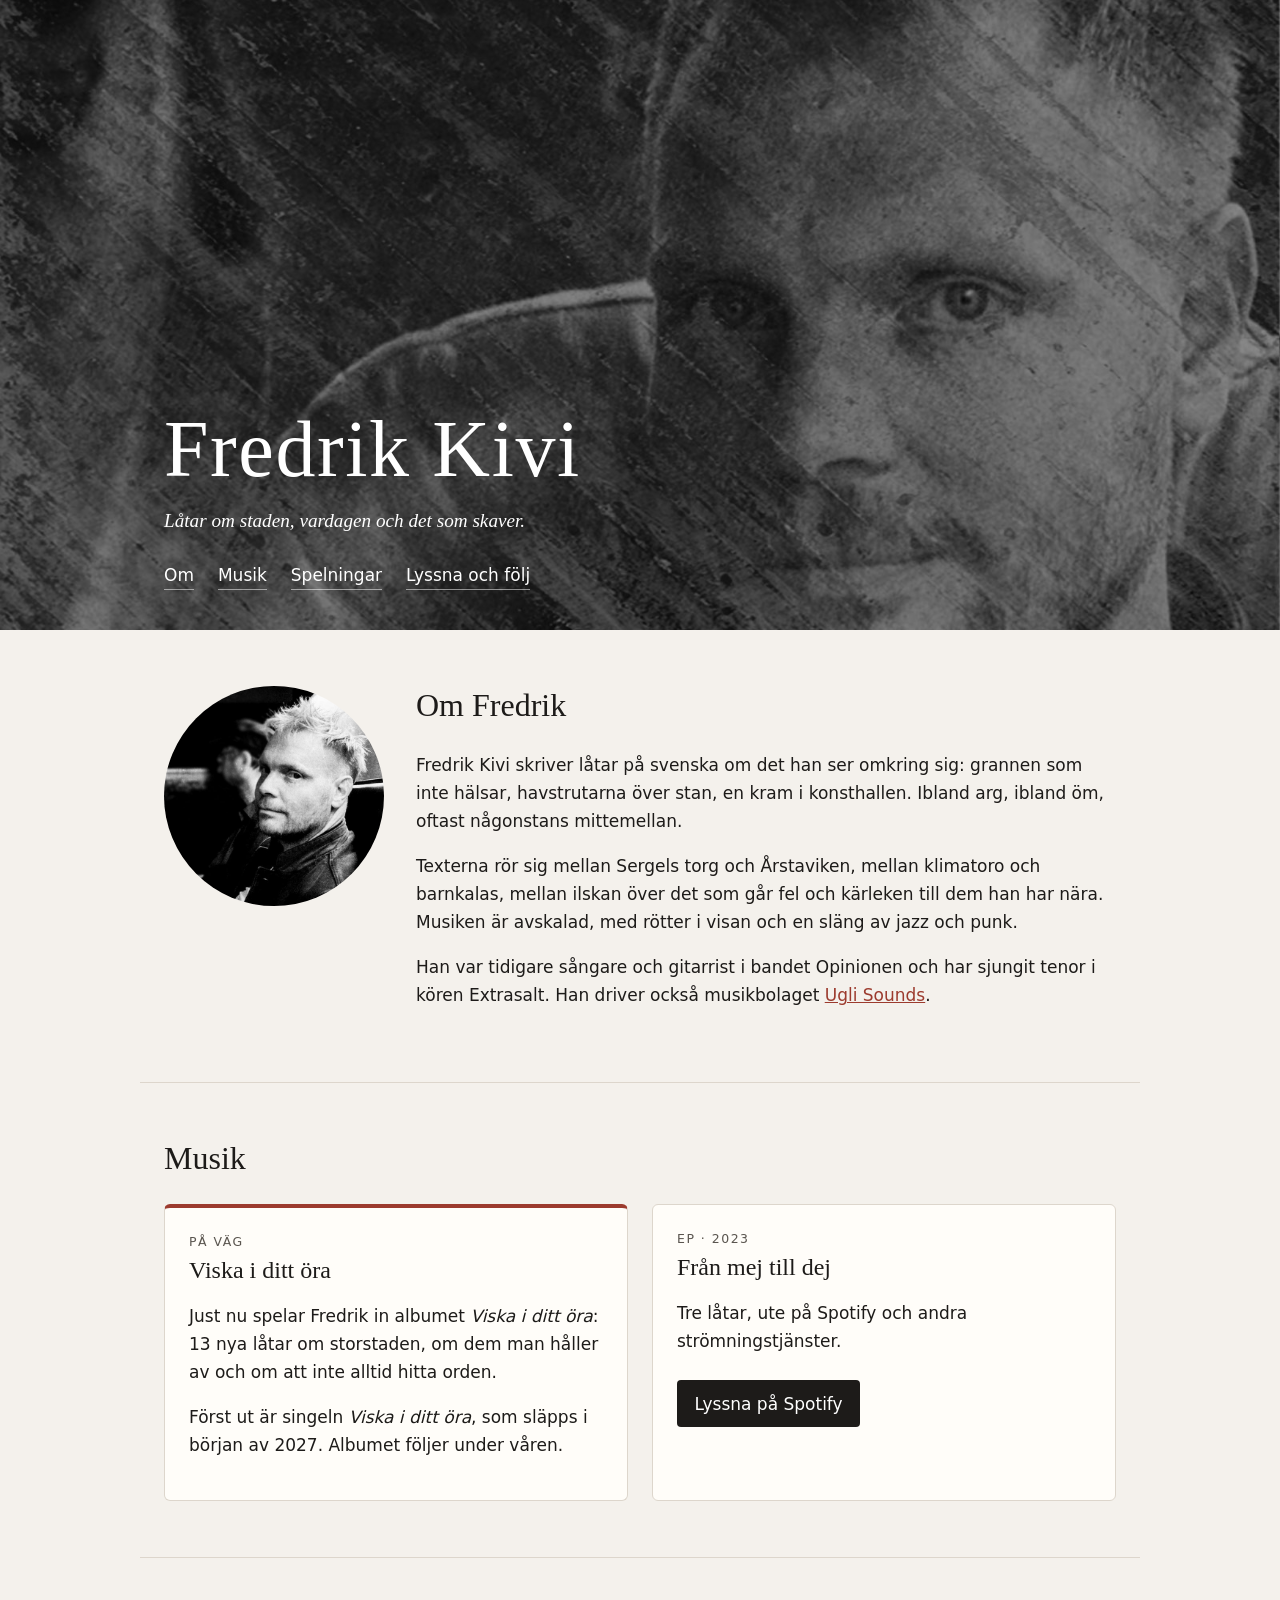
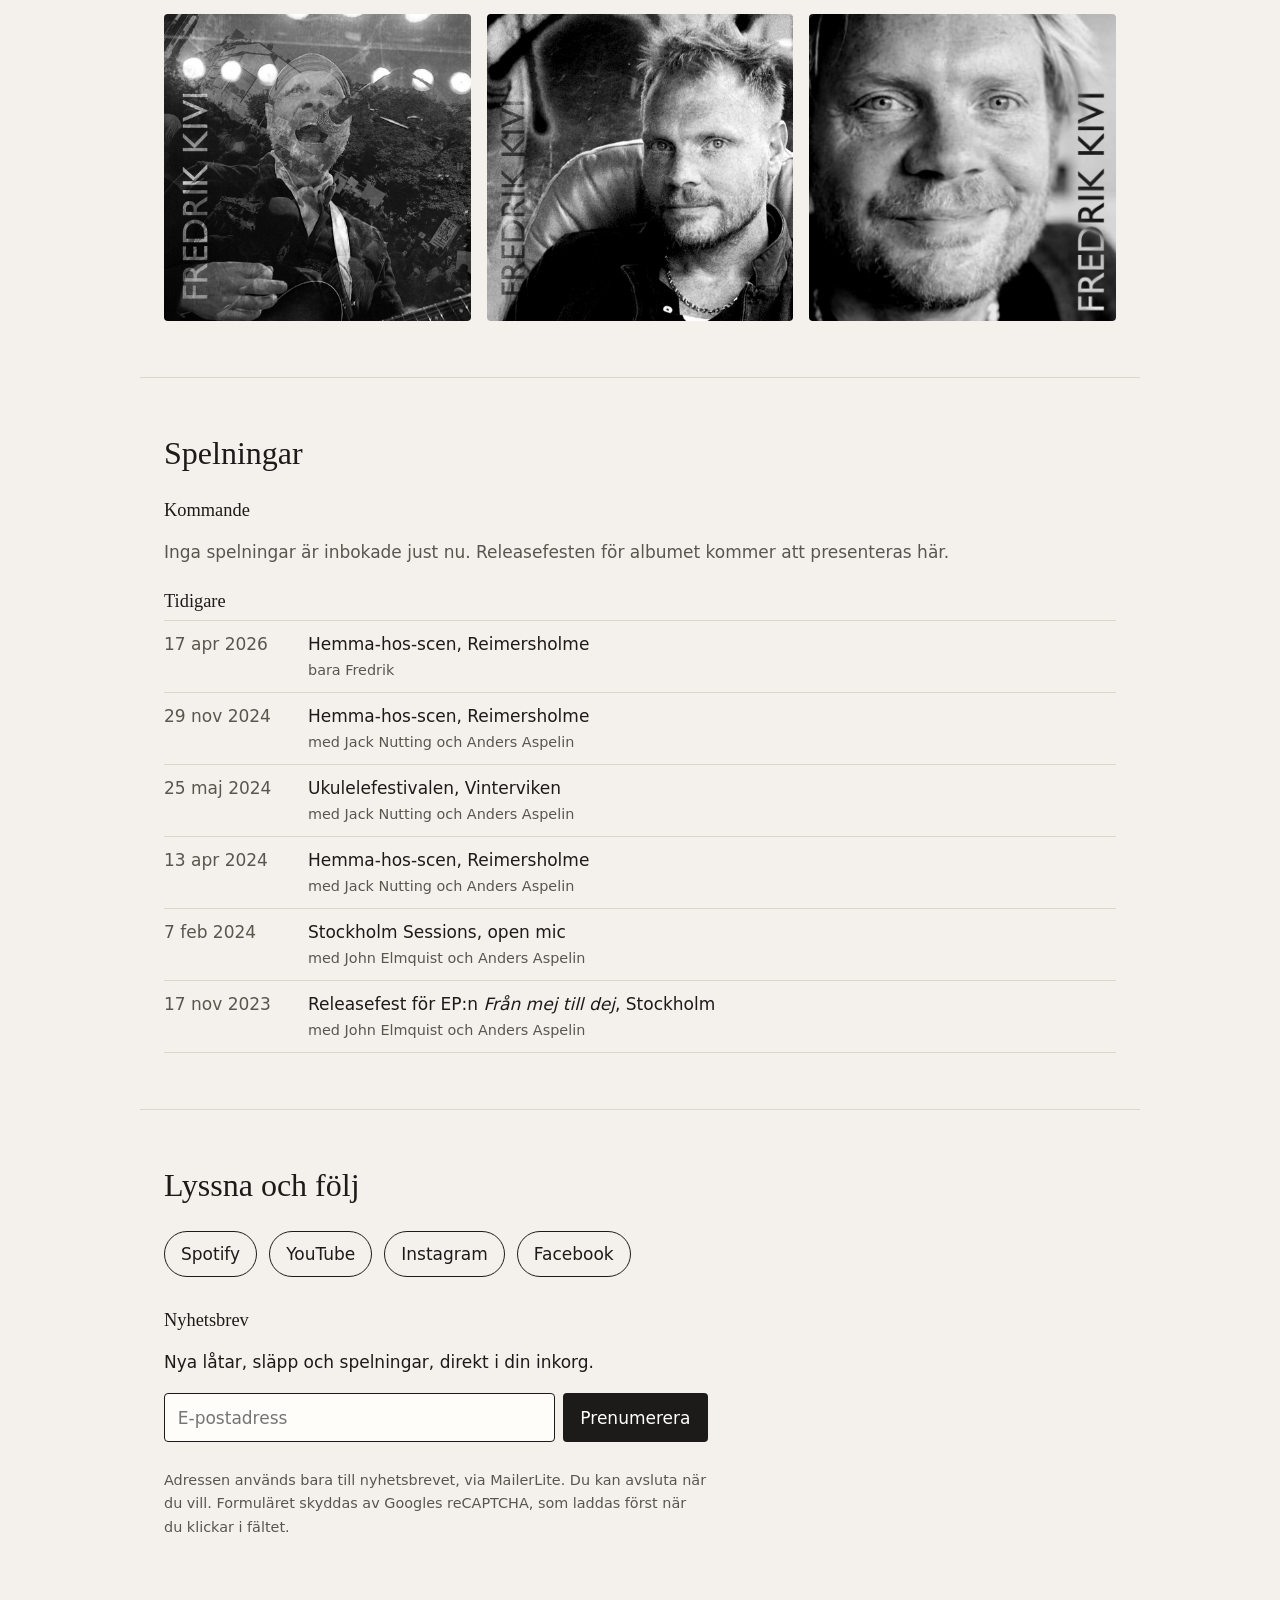
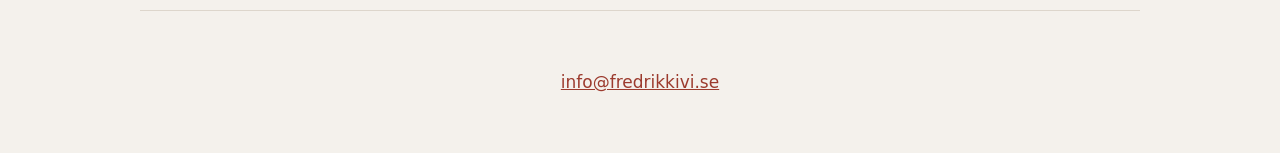
<file: index.html>
<!DOCTYPE html>
<html lang="sv">
<head>
  <meta charset="utf-8">
  <meta name="viewport" content="width=device-width, initial-scale=1">
  <title>Fredrik Kivi – sångare och låtskrivare</title>
  <meta name="description" content="Fredrik Kivi skriver låtar på svenska om staden, vardagen och det som skaver. Avskalad musik med rötter i visan och en släng av jazz och punk.">
  <meta property="og:title" content="Fredrik Kivi">
  <meta property="og:description" content="Låtar om staden, vardagen och det som skaver.">
  <meta property="og:image" content="https://www.fredrikkivi.se/img/portratt.jpg">
  <meta property="og:url" content="https://www.fredrikkivi.se/">
  <link rel="icon" href="favicon.ico">
  <link rel="apple-touch-icon" href="apple-icon.png">
  <link rel="stylesheet" href="style.css">
</head>
<body>
  <a class="skip" href="#om">Hoppa till innehållet</a>

  <header class="hero">
    <img class="hero__bg" src="img/hero.jpg" alt="" aria-hidden="true">
    <div class="hero__inner">
      <h1>Fredrik Kivi</h1>
      <p class="hero__tag">Låtar om staden, vardagen och det som skaver.</p>
      <nav aria-label="Huvudmeny">
        <a href="#om">Om</a>
        <a href="#musik">Musik</a>
        <a href="#spelningar">Spelningar</a>
        <a href="#folj">Lyssna och följ</a>
      </nav>
    </div>
  </header>

  <main>
    <section id="om" class="section about">
      <img class="about__img" src="img/portratt.jpg" alt="Svartvitt porträtt av Fredrik Kivi som tittar in i kameran" width="600" height="600" loading="lazy">
      <div>
        <h2>Om Fredrik</h2>
        <p>Fredrik Kivi skriver låtar på svenska om det han ser omkring sig: grannen som inte hälsar, havstrutarna över stan, en kram i konsthallen. Ibland arg, ibland öm, oftast någonstans mittemellan.</p>
        <p>Texterna rör sig mellan Sergels torg och Årstaviken, mellan klimatoro och barnkalas, mellan ilskan över det som går fel och kärleken till dem han har nära. Musiken är avskalad, med rötter i visan och en släng av jazz och punk.</p>
        <p>Han var tidigare sångare och gitarrist i bandet Opinionen och har sjungit tenor i kören Extrasalt. Han driver också musikbolaget <a href="https://www.uglisounds.se">Ugli Sounds</a>.</p>
      </div>
    </section>

    <section id="musik" class="section">
      <h2>Musik</h2>
      <div class="cards">
        <article class="card card--new">
          <p class="card__label">På väg</p>
          <h3>Viska i ditt öra</h3>
          <p>Just nu spelar Fredrik in albumet <em>Viska i ditt öra</em>: 13 nya låtar om storstaden, om dem man håller av och om att inte alltid hitta orden.</p>
          <p>Först ut är singeln <em>Viska i ditt öra</em>, som släpps i början av 2027. Albumet följer under våren.</p>
        </article>
        <article class="card">
          <p class="card__label">EP · 2023</p>
          <h3>Från mej till dej</h3>
          <p>Tre låtar, ute på Spotify och andra strömningstjänster.</p>
          <a class="button" href="https://open.spotify.com/artist/47bF5fHjrUDraprQSV0ZqG" rel="noopener">Lyssna på Spotify</a>
        </article>
      </div>
    </section>

    <section class="section gallery" aria-label="Bilder">
      <img src="img/live.jpg" alt="Fredrik Kivi sjunger och spelar gitarr på scen under strålkastare" loading="lazy">
      <img src="img/studio.jpg" alt="Fredrik Kivi sitter i en läderfåtölj och ler" loading="lazy">
      <img src="img/narbild.jpg" alt="Närbild av Fredrik Kivi som ler" loading="lazy">
    </section>

    <section id="spelningar" class="section">
      <h2>Spelningar</h2>
      <h3 class="gigs__heading">Kommande</h3>
      <p class="muted">Inga spelningar är inbokade just nu. Releasefesten för albumet kommer att presenteras här.</p>
      <h3 class="gigs__heading">Tidigare</h3>
      <ul class="gigs">
        <li><time datetime="2026-04-17">17 apr 2026</time><span>Hemma-hos-scen, Reimersholme <small>bara Fredrik</small></span></li>
        <li><time datetime="2024-11-29">29 nov 2024</time><span>Hemma-hos-scen, Reimersholme <small>med Jack Nutting och Anders Aspelin</small></span></li>
        <li><time datetime="2024-05-25">25 maj 2024</time><span>Ukulelefestivalen, Vinterviken <small>med Jack Nutting och Anders Aspelin</small></span></li>
        <li><time datetime="2024-04-13">13 apr 2024</time><span>Hemma-hos-scen, Reimersholme <small>med Jack Nutting och Anders Aspelin</small></span></li>
        <li><time datetime="2024-02-07">7 feb 2024</time><span>Stockholm Sessions, open mic <small>med John Elmquist och Anders Aspelin</small></span></li>
        <li><time datetime="2023-11-17">17 nov 2023</time><span>Releasefest för EP:n <em>Från mej till dej</em>, Stockholm <small>med John Elmquist och Anders Aspelin</small></span></li>
      </ul>
    </section>

    <section id="folj" class="section">
      <h2>Lyssna och följ</h2>
      <ul class="links">
        <li><a href="https://open.spotify.com/artist/47bF5fHjrUDraprQSV0ZqG" rel="noopener">Spotify</a></li>
        <li><a href="https://www.youtube.com/@fredrikkivi" rel="noopener">YouTube</a></li>
        <li><a href="https://www.instagram.com/fredrikkiviofficiell/" rel="noopener">Instagram</a></li>
        <li><a href="https://www.facebook.com/fredrikkiviofficiell" rel="noopener">Facebook</a></li>
      </ul>

      <div id="mlb2-48578780" class="newsletter ml-subscribe-form ml-subscribe-form-48578780">
        <h3 class="gigs__heading">Nyhetsbrev</h3>
        <div class="row-form">
          <p>Nya låtar, släpp och spelningar, direkt i din inkorg.</p>
          <form class="ml-block-form newsletter__form" action="https://assets.mailerlite.com/jsonp/2797867/forms/204220207378466210/subscribe" data-code="" method="post" target="_blank">
            <label class="newsletter__label" for="nl-email">E-postadress</label>
            <div class="newsletter__row">
              <input id="nl-email" type="email" name="fields[email]" placeholder="E-postadress" autocomplete="email" required>
              <button class="button" type="submit">Prenumerera</button>
            </div>
            <div class="g-recaptcha" data-sitekey="6Lf1KHQUAAAAAFNKEX1hdSWCS3mRMv4FlFaNslaD"></div>
            <input type="hidden" name="ml-submit" value="1">
            <input type="hidden" name="anticsrf" value="true">
          </form>
          <p class="newsletter__note">Adressen används bara till nyhetsbrevet, via MailerLite. Du kan avsluta när du vill. Formuläret skyddas av Googles reCAPTCHA, som laddas först när du klickar i fältet.</p>
        </div>
        <div class="row-success" hidden>
          <p><strong>Tack!</strong> Nu är du med på listan. Vi hörs! /Fredrik</p>
        </div>
      </div>
    </section>
  </main>

  <footer class="footer">
    <p><a href="mailto:info@fredrikkivi.se">info@fredrikkivi.se</a></p>
  </footer>
  <script>
    // MailerLite och reCAPTCHA laddas först när någon vill prenumerera.
    (function () {
      var box = document.getElementById('mlb2-48578780');
      if (!box) return;
      var loaded = false;
      function load() {
        if (loaded) return; loaded = true;
        ['https://www.google.com/recaptcha/api.js',
         'https://groot.mailerlite.com/js/w/webforms.min.js?v83147fa8ce2d95cb73ece7f28b469519'
        ].forEach(function (src) {
          var s = document.createElement('script'); s.src = src; s.async = true; document.body.appendChild(s);
        });
      }
      box.addEventListener('focusin', load);
      box.addEventListener('pointerdown', load);
      window.ml_webform_success_48578780 = function () {
        box.querySelector('.row-form').hidden = true;
        box.querySelector('.row-success').hidden = false;
      };
    })();
  </script>
</body>
</html>
</file>
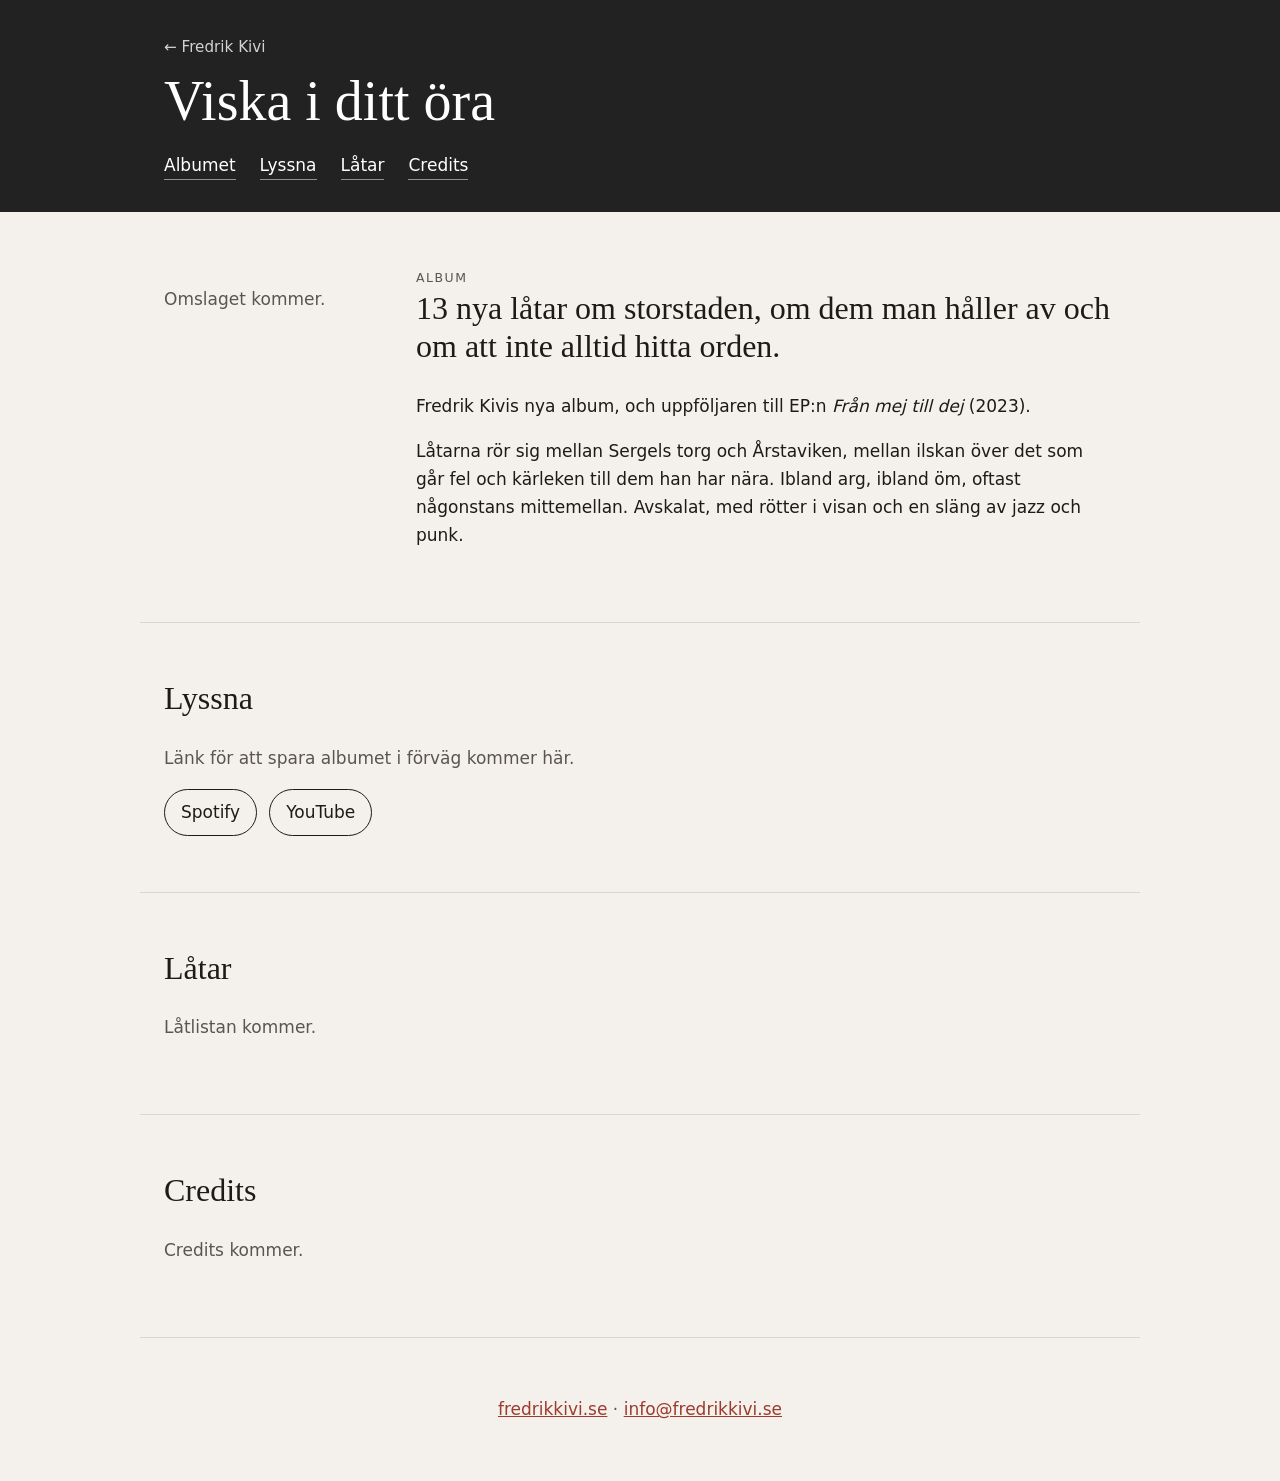
<file: album.html>
<!DOCTYPE html>
<html lang="sv">
<head>
  <meta charset="utf-8">
  <meta name="viewport" content="width=device-width, initial-scale=1">
  <title>Viska i ditt öra – Fredrik Kivi</title>
  <meta name="description" content="13 nya låtar om storstaden, om dem man håller av och om att inte alltid hitta orden.">
  <meta property="og:title" content="Viska i ditt öra – Fredrik Kivi">
  <meta property="og:description" content="13 nya låtar om storstaden, om dem man håller av och om att inte alltid hitta orden.">
  <!-- og:image byts mot omslaget när det finns: img/viska-i-ditt-ora.jpg -->
  <meta property="og:image" content="https://www.fredrikkivi.se/img/portratt.jpg">
  <meta property="og:url" content="https://www.fredrikkivi.se/album.html">
  <link rel="icon" href="favicon.ico">
  <link rel="apple-touch-icon" href="apple-icon.png">
  <link rel="stylesheet" href="style.css">
</head>
<body>
  <a class="skip" href="#albumet">Hoppa till innehållet</a>

  <header class="pagehead">
    <div class="pagehead__inner">
      <a class="pagehead__back" href="./">← Fredrik Kivi</a>
      <h1>Viska i ditt öra</h1>
      <nav aria-label="Albumet">
        <a href="#albumet">Albumet</a>
        <a href="#lyssna">Lyssna</a>
        <a href="#latar">Låtar</a>
        <a href="#credits">Credits</a>
      </nav>
    </div>
  </header>

  <main>
    <section id="albumet" class="section about">
      <!-- Omslag: ersätt platshållaren med
           <img class="album__cover" src="img/viska-i-ditt-ora.jpg" alt="Omslaget till albumet Viska i ditt öra" width="600" height="600"> -->
      <p class="muted">Omslaget kommer.</p>
      <div>
        <p class="card__label">Album</p>
        <h2>13 nya låtar om storstaden, om dem man håller av och om att inte alltid hitta orden.</h2>
        <p>Fredrik Kivis nya album, och uppföljaren till EP:n <em>Från mej till dej</em> (2023).</p>
        <p>Låtarna rör sig mellan Sergels torg och Årstaviken, mellan ilskan över det som går fel och kärleken till dem han har nära. Ibland arg, ibland öm, oftast någonstans mittemellan. Avskalat, med rötter i visan och en släng av jazz och punk.</p>
        <!-- Singelrad, aktiveras när singeln är ute:
        <p>Första singeln är titelspåret <em>Viska i ditt öra</em>.</p> -->
      </div>
    </section>

    <section id="lyssna" class="section">
      <h2>Lyssna</h2>
      <!-- Pre-save: ersätt med <a class="button" href="[länk från DistroKid]" rel="noopener">Spara albumet i förväg</a>
           Efter släppet: byt mot länkar till Spotify med flera. -->
      <p class="muted">Länk för att spara albumet i förväg kommer här.</p>
      <ul class="links">
        <li><a href="https://open.spotify.com/artist/47bF5fHjrUDraprQSV0ZqG" rel="noopener">Spotify</a></li>
        <li><a href="https://www.youtube.com/@fredrikkivi" rel="noopener">YouTube</a></li>
      </ul>
    </section>

    <section id="latar" class="section">
      <h2>Låtar</h2>
      <!-- Låtlista: <ol class="tracks"><li>…</li></ol> när Fredrik har bestämt titlarna (04, 06 och 07 är öppna). -->
      <p class="muted">Låtlistan kommer.</p>
    </section>

    <section id="credits" class="section">
      <h2>Credits</h2>
      <!-- Credits från Fredrik. -->
      <p class="muted">Credits kommer.</p>
    </section>
  </main>

  <footer class="footer">
    <p><a href="./">fredrikkivi.se</a> · <a href="mailto:info@fredrikkivi.se">info@fredrikkivi.se</a></p>
  </footer>
</body>
</html>
</file>
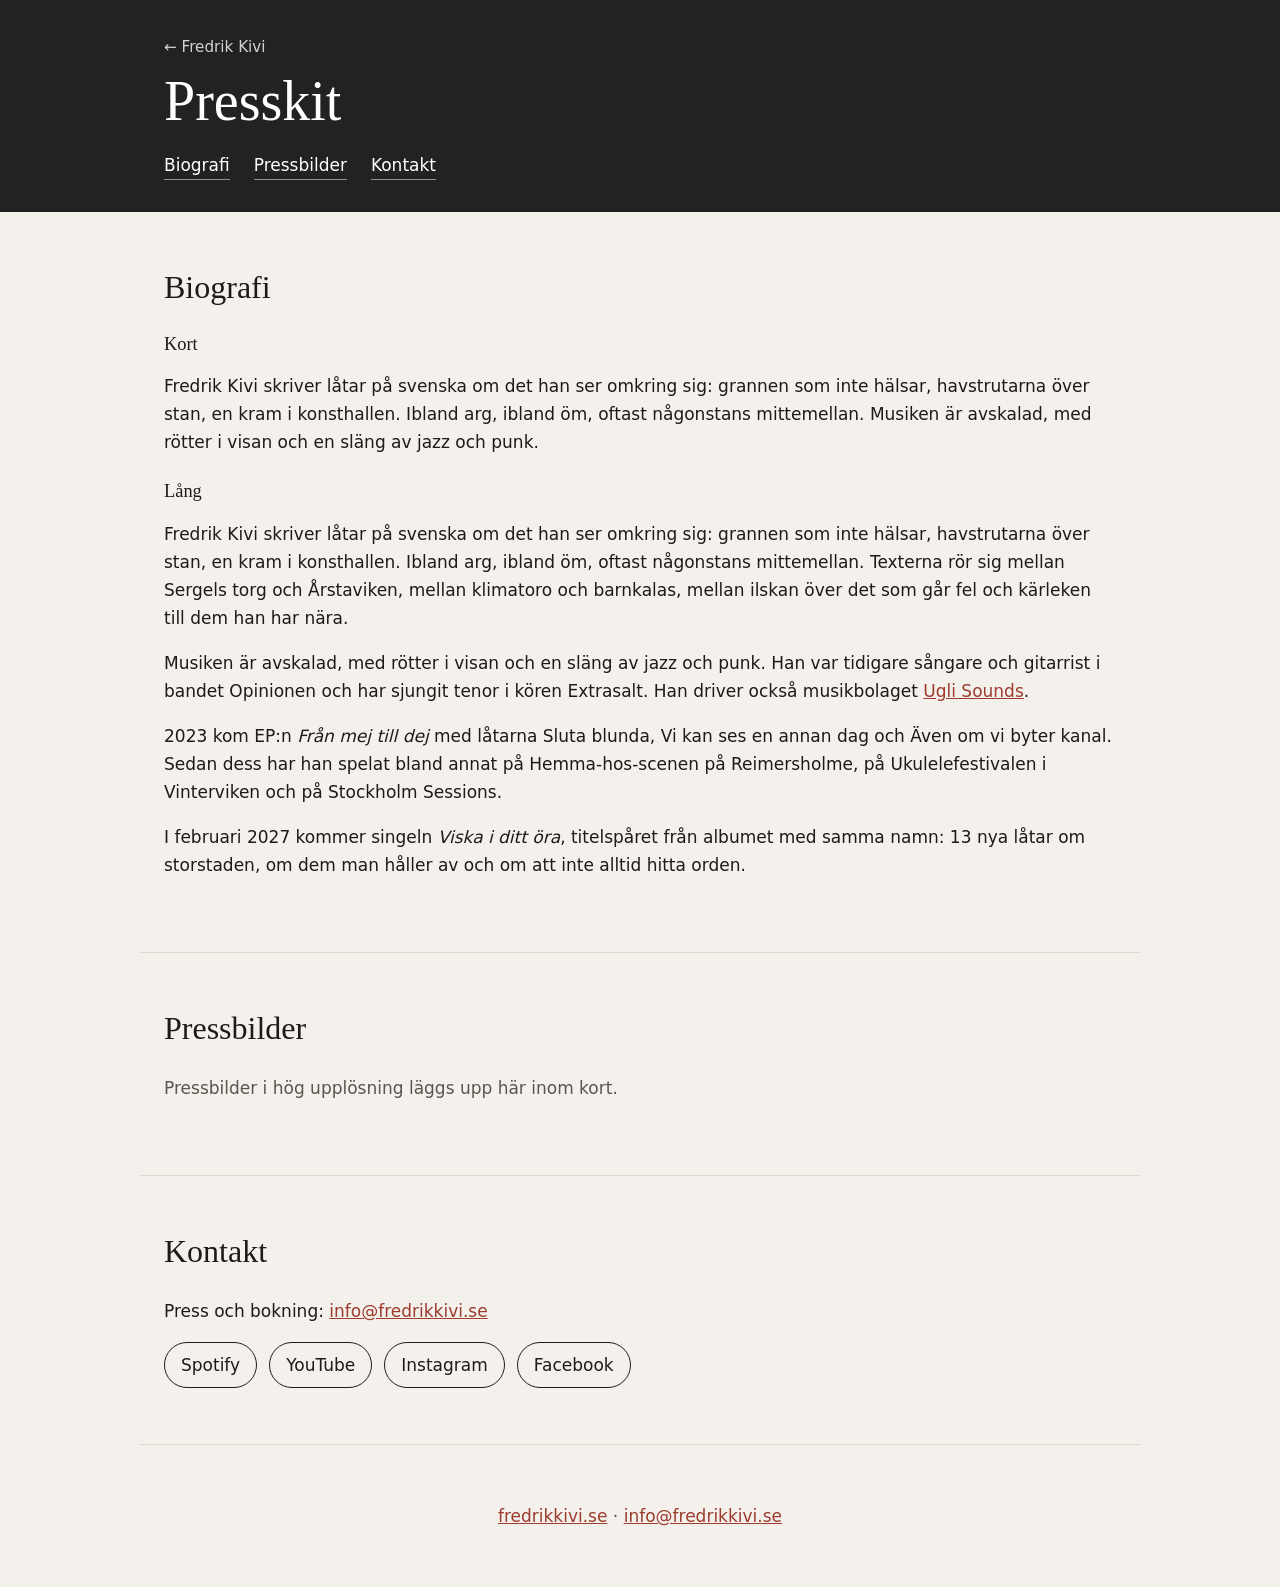
<file: presskit.html>
<!DOCTYPE html>
<html lang="sv">
<head>
  <meta charset="utf-8">
  <meta name="viewport" content="width=device-width, initial-scale=1">
  <title>Presskit – Fredrik Kivi</title>
  <meta name="description" content="Presskit för Fredrik Kivi: biografier, pressbilder och kontakt.">
  <meta property="og:title" content="Presskit – Fredrik Kivi">
  <meta property="og:description" content="Biografier, pressbilder och kontakt.">
  <meta property="og:image" content="https://www.fredrikkivi.se/img/portratt.jpg">
  <meta property="og:url" content="https://www.fredrikkivi.se/presskit.html">
  <link rel="icon" href="favicon.ico">
  <link rel="apple-touch-icon" href="apple-icon.png">
  <link rel="stylesheet" href="style.css">
</head>
<body>
  <a class="skip" href="#bio">Hoppa till innehållet</a>

  <header class="pagehead">
    <div class="pagehead__inner">
      <a class="pagehead__back" href="./">← Fredrik Kivi</a>
      <h1>Presskit</h1>
      <nav aria-label="Presskit">
        <a href="#bio">Biografi</a>
        <a href="#bilder">Pressbilder</a>
        <a href="#kontakt">Kontakt</a>
      </nav>
    </div>
  </header>

  <main>
    <section id="bio" class="section">
      <h2>Biografi</h2>
      <h3 class="gigs__heading">Kort</h3>
      <p>Fredrik Kivi skriver låtar på svenska om det han ser omkring sig: grannen som inte hälsar, havstrutarna över stan, en kram i konsthallen. Ibland arg, ibland öm, oftast någonstans mittemellan. Musiken är avskalad, med rötter i visan och en släng av jazz och punk.</p>

      <h3 class="gigs__heading">Lång</h3>
      <p>Fredrik Kivi skriver låtar på svenska om det han ser omkring sig: grannen som inte hälsar, havstrutarna över stan, en kram i konsthallen. Ibland arg, ibland öm, oftast någonstans mittemellan. Texterna rör sig mellan Sergels torg och Årstaviken, mellan klimatoro och barnkalas, mellan ilskan över det som går fel och kärleken till dem han har nära.</p>
      <p>Musiken är avskalad, med rötter i visan och en släng av jazz och punk. Han var tidigare sångare och gitarrist i bandet Opinionen och har sjungit tenor i kören Extrasalt. Han driver också musikbolaget <a href="https://www.uglisounds.se">Ugli Sounds</a>.</p>
      <p>2023 kom EP:n <em>Från mej till dej</em> med låtarna Sluta blunda, Vi kan ses en annan dag och Även om vi byter kanal. Sedan dess har han spelat bland annat på Hemma-hos-scenen på Reimersholme, på Ukulelefestivalen i Vinterviken och på Stockholm Sessions.</p>
      <p>I februari 2027 kommer singeln <em>Viska i ditt öra</em>, titelspåret från albumet med samma namn: 13 nya låtar om storstaden, om dem man håller av och om att inte alltid hitta orden.</p>
    </section>

    <!-- Låtlista och credits: läggs in när Fredrik har bestämt titlar och credits (planen säger 19/2). -->

    <section id="bilder" class="section">
      <h2>Pressbilder</h2>
      <p class="muted">Pressbilder i hög upplösning läggs upp här inom kort.</p>
      <!-- Pressbilder från Fredrik: <a href="img/press/..." download>-länkar med fotograf och upplösning. -->
    </section>

    <section id="kontakt" class="section">
      <h2>Kontakt</h2>
      <p>Press och bokning: <a href="mailto:info@fredrikkivi.se">info@fredrikkivi.se</a></p>
      <ul class="links">
        <li><a href="https://open.spotify.com/artist/47bF5fHjrUDraprQSV0ZqG" rel="noopener">Spotify</a></li>
        <li><a href="https://www.youtube.com/@fredrikkivi" rel="noopener">YouTube</a></li>
        <li><a href="https://www.instagram.com/fredrikkiviofficiell/" rel="noopener">Instagram</a></li>
        <li><a href="https://www.facebook.com/fredrikkiviofficiell" rel="noopener">Facebook</a></li>
      </ul>
    </section>
  </main>

  <footer class="footer">
    <p><a href="./">fredrikkivi.se</a> · <a href="mailto:info@fredrikkivi.se">info@fredrikkivi.se</a></p>
  </footer>
</body>
</html>
</file>
<file: style.css>
:root {
  --bg: #f4f1ec;
  --ink: #1d1b19;
  --muted: #5a554f;
  --accent: #9c3b2e;
  --card: #fffdf9;
  --line: #ddd6cc;
  --serif: Georgia, "Times New Roman", serif;
  --sans: system-ui, -apple-system, "Segoe UI", Roboto, sans-serif;
}

* { box-sizing: border-box; }

html { scroll-behavior: smooth; }

body {
  margin: 0;
  background: var(--bg);
  color: var(--ink);
  font-family: var(--sans);
  font-size: 1.0625rem;
  line-height: 1.65;
}

img { max-width: 100%; display: block; }

a { color: var(--accent); }
a:focus-visible { outline: 3px solid var(--accent); outline-offset: 3px; }

.skip {
  position: absolute;
  left: -999px;
}
.skip:focus { left: 1rem; top: 1rem; background: var(--card); padding: .5rem 1rem; z-index: 10; }

h1, h2, h3 { font-family: var(--serif); font-weight: normal; line-height: 1.2; }

/* Hero */
.hero {
  position: relative;
  min-height: 70vh;
  display: flex;
  align-items: flex-end;
  color: #fff;
  overflow: hidden;
  background: #222;
}
.hero__bg {
  position: absolute;
  inset: 0;
  width: 100%;
  height: 100%;
  object-fit: cover;
  object-position: 70% 30%;
  filter: grayscale(1) brightness(.55);
}
.hero__inner {
  position: relative;
  width: min(1000px, 100%);
  margin: 0 auto;
  padding: 3rem 1.5rem 2.5rem;
}
.hero h1 { font-size: clamp(2.6rem, 8vw, 5rem); margin: 0; letter-spacing: .02em; }
.hero__tag { font-family: var(--serif); font-style: italic; font-size: 1.2rem; max-width: 34rem; margin: .5rem 0 1.5rem; }
.hero nav { display: flex; flex-wrap: wrap; gap: .5rem 1.5rem; }
.hero nav a { color: #fff; text-decoration: none; border-bottom: 1px solid rgba(255,255,255,.5); }
.hero nav a:hover { border-color: #fff; }

/* Sections */
.section {
  width: min(1000px, 100%);
  margin: 0 auto;
  padding: 3.5rem 1.5rem;
  border-bottom: 1px solid var(--line);
}
.section h2 { font-size: 2rem; margin-top: 0; }

.about { display: grid; gap: 2rem; align-items: start; }
.about__img { width: 220px; height: auto; aspect-ratio: 1; object-fit: cover; border-radius: 50%; filter: grayscale(1); }
@media (min-width: 720px) {
  .about { grid-template-columns: 220px 1fr; }
}

.cards { display: grid; gap: 1.5rem; }
@media (min-width: 720px) { .cards { grid-template-columns: 1fr 1fr; } }
.card {
  background: var(--card);
  border: 1px solid var(--line);
  border-radius: 6px;
  padding: 1.5rem;
}
.card--new { border-top: 4px solid var(--accent); }
.card h3 { font-size: 1.5rem; margin: .2rem 0 .8rem; }
.card__label { text-transform: uppercase; letter-spacing: .12em; font-size: .78rem; color: var(--muted); margin: 0; }

.button {
  display: inline-block;
  margin-top: .5rem;
  padding: .6rem 1.1rem;
  background: var(--ink);
  color: #fff;
  text-decoration: none;
  border-radius: 4px;
}
.button:hover { background: var(--accent); }

.gallery { display: grid; grid-template-columns: repeat(auto-fit, minmax(220px, 1fr)); gap: 1rem; }
.gallery img { width: 100%; aspect-ratio: 1; object-fit: cover; filter: grayscale(1); border-radius: 4px; }

.muted { color: var(--muted); }

.gigs__heading { font-size: 1.15rem; margin: 1.5rem 0 .5rem; }
.gigs { list-style: none; padding: 0; margin: 0; }
.gigs li {
  display: grid;
  grid-template-columns: 8rem 1fr;
  gap: 1rem;
  padding: .6rem 0;
  border-top: 1px solid var(--line);
}
.gigs li:last-child { border-bottom: 1px solid var(--line); }
.gigs time { color: var(--muted); font-variant-numeric: tabular-nums; }
@media (max-width: 480px) {
  .gigs li { grid-template-columns: 1fr; gap: .1rem; }
}

.links { list-style: none; padding: 0; margin: 0; display: flex; flex-wrap: wrap; gap: .75rem; }
.links a {
  display: inline-block;
  padding: .5rem 1rem;
  border: 1px solid var(--ink);
  border-radius: 999px;
  color: var(--ink);
  text-decoration: none;
}
.links a:hover { background: var(--ink); color: #fff; }

.footer { text-align: center; padding: 2.5rem 1.5rem; color: var(--muted); }
.gigs small { display: block; color: var(--muted); font-size: .9rem; }

/* Undersidor (presskit) */
.pagehead { background: #222; color: #fff; }
.pagehead__inner { width: min(1000px, 100%); margin: 0 auto; padding: 2rem 1.5rem; }
.pagehead h1 { font-size: clamp(2.2rem, 6vw, 3.5rem); margin: .5rem 0 1rem; }
.pagehead a { color: #fff; }
.pagehead__back { text-decoration: none; font-size: .95rem; opacity: .8; }
.pagehead nav { display: flex; flex-wrap: wrap; gap: .5rem 1.5rem; }
.pagehead nav a { text-decoration: none; border-bottom: 1px solid rgba(255,255,255,.5); }

/* Nyhetsbrev */
.newsletter { margin-top: 2rem; max-width: 34rem; }
.newsletter__label { position: absolute; left: -999px; }
.newsletter__row { display: flex; flex-wrap: wrap; gap: .5rem; }
.newsletter__row input {
  flex: 1 1 14rem;
  min-width: 0;
  padding: .6rem .8rem;
  font: inherit;
  border: 1px solid var(--ink);
  border-radius: 4px;
  background: var(--card);
  color: var(--ink);
}
.newsletter__row .button { margin-top: 0; border: 0; font: inherit; cursor: pointer; }
.newsletter .g-recaptcha { margin-top: .75rem; max-width: 100%; overflow: hidden; }
.newsletter__note { font-size: .9rem; color: var(--muted); }
</file>
